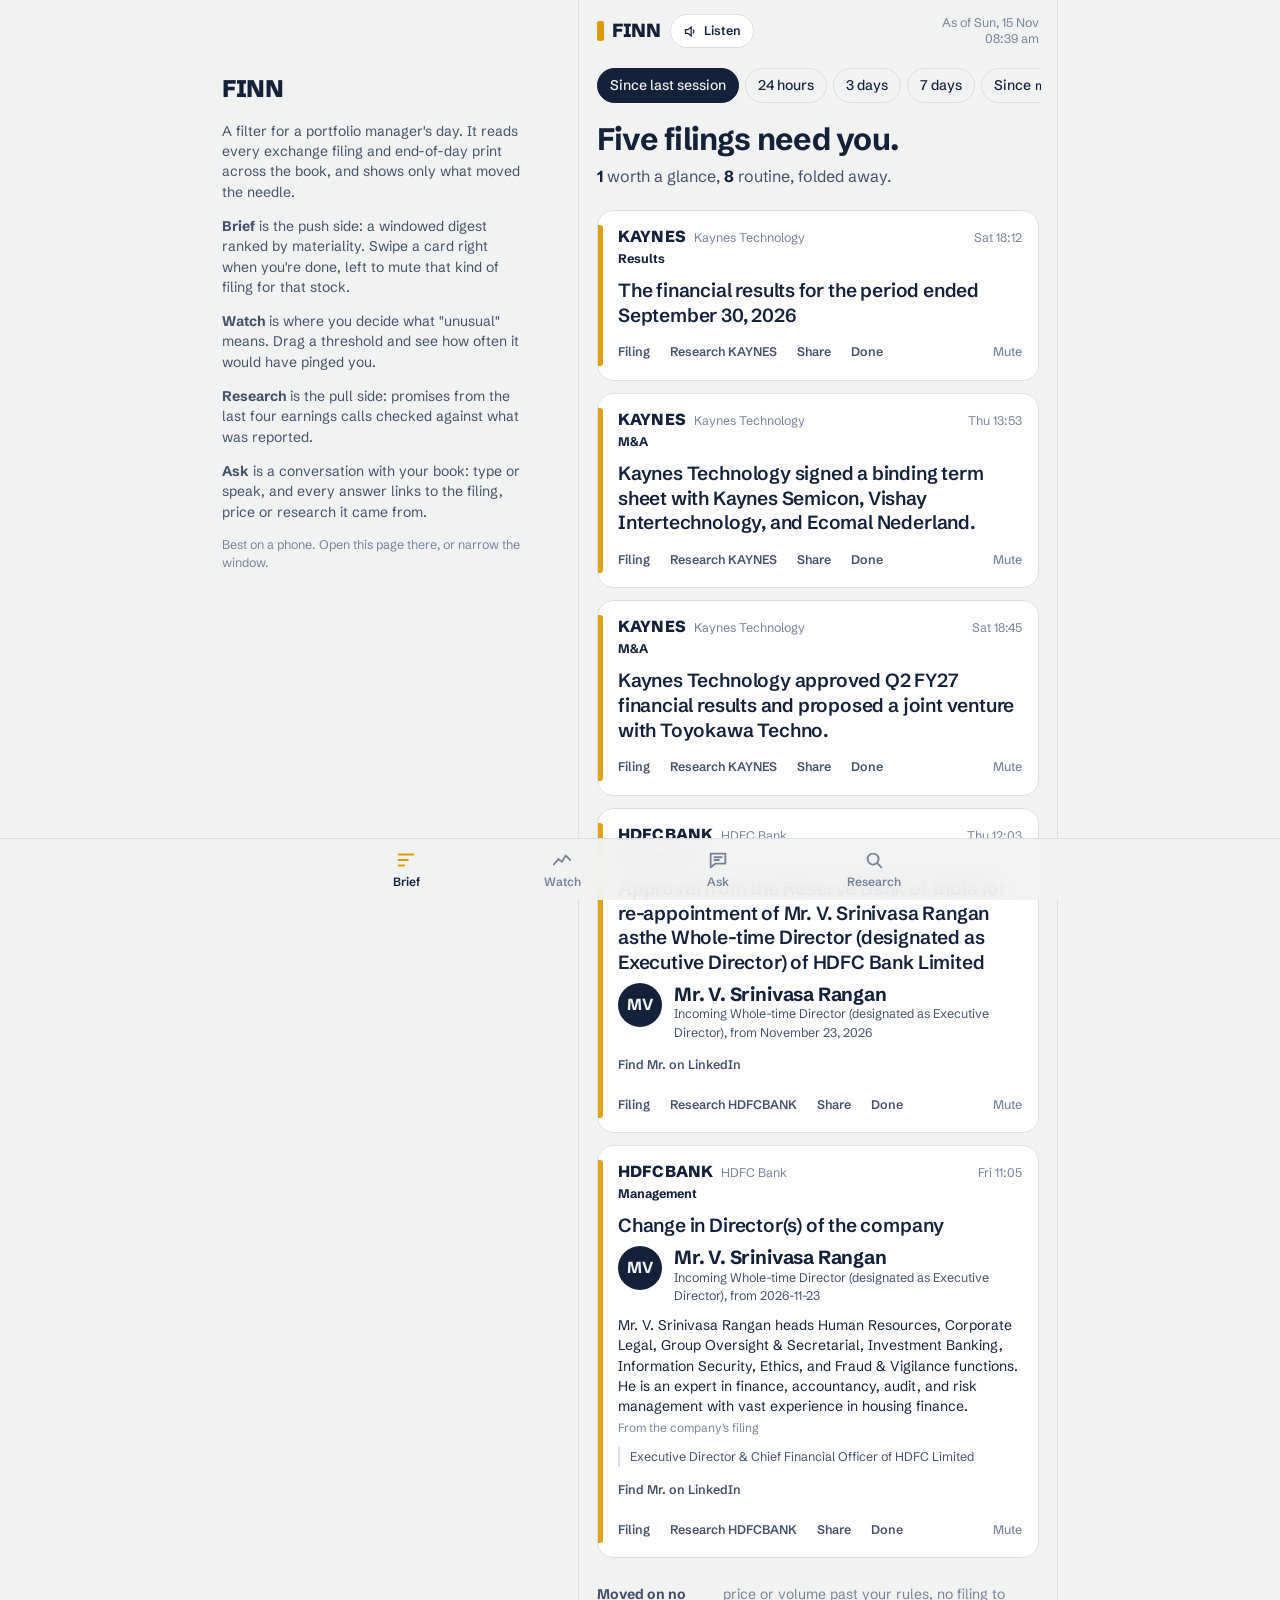
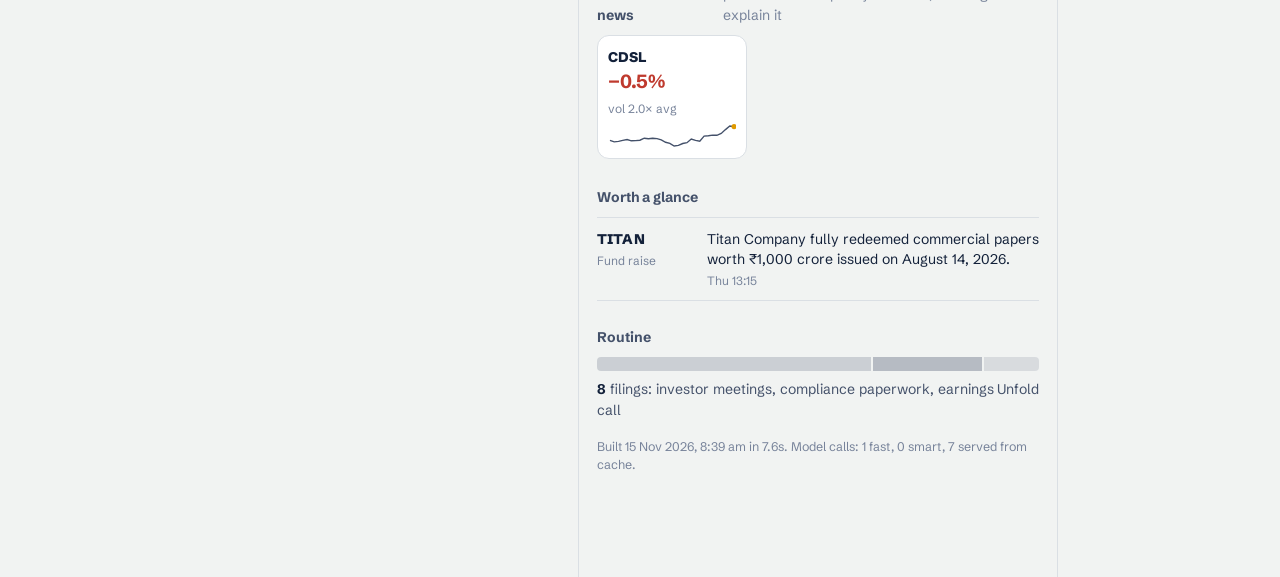
<file: web/index.html>
<!DOCTYPE html>
<html lang="en">
<head>
<meta charset="utf-8">
<meta name="viewport" content="width=device-width, initial-scale=1, viewport-fit=cover">
<meta name="theme-color" content="#13213A">
<title>FINN</title>
<link rel="manifest" href="manifest.webmanifest">
<link rel="icon" href="icon.svg" type="image/svg+xml">
<link rel="preconnect" href="https://fonts.googleapis.com">
<link rel="preconnect" href="https://fonts.gstatic.com" crossorigin>
<link href="https://fonts.googleapis.com/css2?family=Schibsted+Grotesk:ital,wght@0,400;0,500;0,600;0,700;0,800;1,400&display=swap" rel="stylesheet">
<link rel="stylesheet" href="styles.css">
</head>
<body>
<div class="shell">
  <aside class="aside" aria-hidden="true">
    <p class="aside-mark">FINN</p>
    <p>A filter for a portfolio manager's day. It reads every exchange filing and end-of-day print across the book, and shows only what moved the needle.</p>
    <p><b>Brief</b> is the push side: a windowed digest ranked by materiality. Swipe a card right when you're done, left to mute that kind of filing for that stock.</p>
    <p><b>Watch</b> is where you decide what "unusual" means. Drag a threshold and see how often it would have pinged you.</p>
    <p><b>Research</b> is the pull side: promises from the last four earnings calls checked against what was reported.</p>
    <p><b>Ask</b> is a conversation with your book: type or speak, and every answer links to the filing, price or research it came from.</p>
    <p class="aside-small">Best on a phone. Open this page there, or narrow the window.</p>
  </aside>
  <main id="app" class="app" tabindex="-1">
    <p class="loading">Loading the brief</p>
  </main>
</div>
<nav class="tabs" id="tabs" aria-label="Sections">
  <a href="#brief" data-tab="brief"><svg viewBox="0 0 24 24" aria-hidden="true"><path d="M4 6h16M4 12h10M4 18h6"/></svg><span>Brief</span></a>
  <a href="#watch" data-tab="watch"><svg viewBox="0 0 24 24" aria-hidden="true"><path d="M3 17l5-6 4 3 4-7 5 5"/></svg><span>Watch</span></a>
  <a href="#ask" data-tab="ask"><svg viewBox="0 0 24 24" aria-hidden="true"><path d="M4 5h16v11H9l-5 4z"/><path d="M8 9h8M8 12h5"/></svg><span>Ask</span></a>
  <a href="#research" data-tab="research"><svg viewBox="0 0 24 24" aria-hidden="true"><circle cx="11" cy="11" r="6"/><path d="M20 20l-4.5-4.5"/></svg><span>Research</span></a>
</nav>
<div class="sheet" id="sheet" role="dialog" aria-modal="true" hidden>
  <div class="sheet-scrim" data-close></div>
  <div class="sheet-body" id="sheet-body"></div>
</div>
<div class="toast" id="toast" role="status" aria-live="polite"></div>
<script src="config.js"></script>
<script src="app.js"></script>
</body>
</html>
</file>
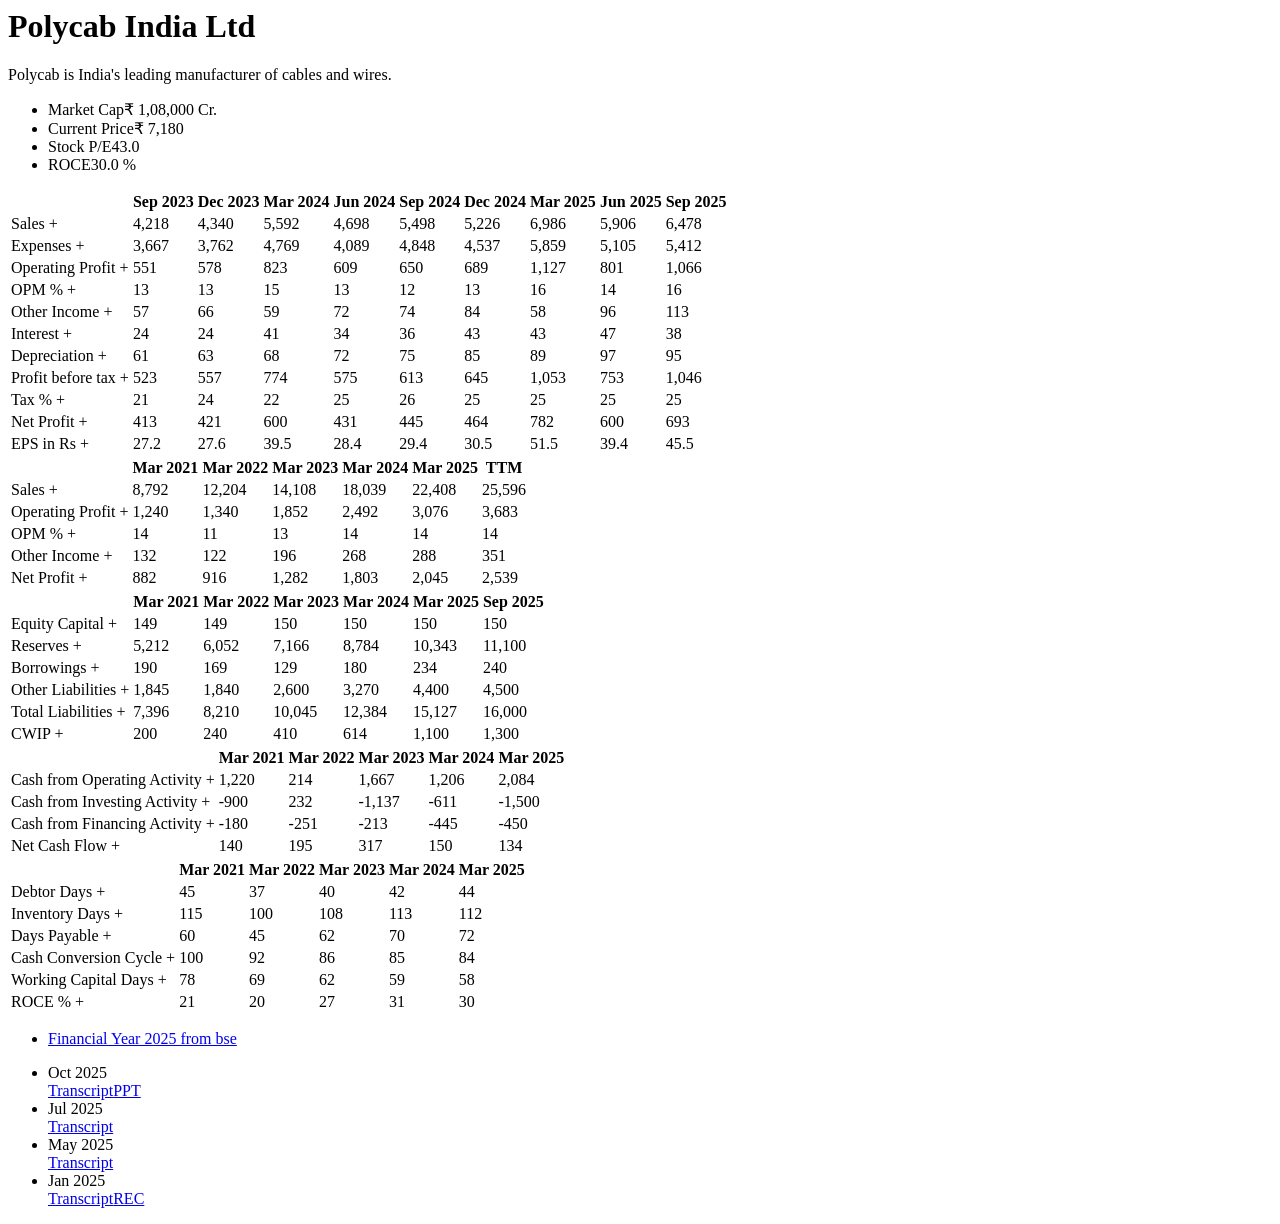
<file: tests/fixtures/screener_polycab.html>
<html><body><div class="company-profile"><h1 class="margin-0">Polycab India Ltd</h1><div class="about"><p>Polycab is India's leading manufacturer of cables and wires.</p></div></div>
<ul id="top-ratios"><li><span class="name">Market Cap</span><span class="value">₹ <span class="number">1,08,000</span> Cr.</span></li>
<li><span class="name">Current Price</span><span class="value">₹ <span class="number">7,180</span></span></li><li><span class="name">Stock P/E</span><span class="value"><span class="number">43.0</span></span></li>
<li><span class="name">ROCE</span><span class="value"><span class="number">30.0</span> %</span></li></ul>
<section id="quarters"><table class="data-table"><thead><tr><th></th><th>Sep 2023</th><th>Dec 2023</th><th>Mar 2024</th><th>Jun 2024</th><th>Sep 2024</th><th>Dec 2024</th><th>Mar 2025</th><th>Jun 2025</th><th>Sep 2025</th></tr></thead><tbody><tr><td class="text">Sales <span>+</span></td><td>4,218</td><td>4,340</td><td>5,592</td><td>4,698</td><td>5,498</td><td>5,226</td><td>6,986</td><td>5,906</td><td>6,478</td></tr><tr><td class="text">Expenses <span>+</span></td><td>3,667</td><td>3,762</td><td>4,769</td><td>4,089</td><td>4,848</td><td>4,537</td><td>5,859</td><td>5,105</td><td>5,412</td></tr><tr><td class="text">Operating Profit <span>+</span></td><td>551</td><td>578</td><td>823</td><td>609</td><td>650</td><td>689</td><td>1,127</td><td>801</td><td>1,066</td></tr><tr><td class="text">OPM % <span>+</span></td><td>13</td><td>13</td><td>15</td><td>13</td><td>12</td><td>13</td><td>16</td><td>14</td><td>16</td></tr><tr><td class="text">Other Income <span>+</span></td><td>57</td><td>66</td><td>59</td><td>72</td><td>74</td><td>84</td><td>58</td><td>96</td><td>113</td></tr><tr><td class="text">Interest <span>+</span></td><td>24</td><td>24</td><td>41</td><td>34</td><td>36</td><td>43</td><td>43</td><td>47</td><td>38</td></tr><tr><td class="text">Depreciation <span>+</span></td><td>61</td><td>63</td><td>68</td><td>72</td><td>75</td><td>85</td><td>89</td><td>97</td><td>95</td></tr><tr><td class="text">Profit before tax <span>+</span></td><td>523</td><td>557</td><td>774</td><td>575</td><td>613</td><td>645</td><td>1,053</td><td>753</td><td>1,046</td></tr><tr><td class="text">Tax % <span>+</span></td><td>21</td><td>24</td><td>22</td><td>25</td><td>26</td><td>25</td><td>25</td><td>25</td><td>25</td></tr><tr><td class="text">Net Profit <span>+</span></td><td>413</td><td>421</td><td>600</td><td>431</td><td>445</td><td>464</td><td>782</td><td>600</td><td>693</td></tr><tr><td class="text">EPS in Rs <span>+</span></td><td>27.2</td><td>27.6</td><td>39.5</td><td>28.4</td><td>29.4</td><td>30.5</td><td>51.5</td><td>39.4</td><td>45.5</td></tr></tbody></table></section><section id="profit-loss"><table class="data-table"><thead><tr><th></th><th>Mar 2021</th><th>Mar 2022</th><th>Mar 2023</th><th>Mar 2024</th><th>Mar 2025</th><th>TTM</th></tr></thead><tbody><tr><td class="text">Sales <span>+</span></td><td>8,792</td><td>12,204</td><td>14,108</td><td>18,039</td><td>22,408</td><td>25,596</td></tr><tr><td class="text">Operating Profit <span>+</span></td><td>1,240</td><td>1,340</td><td>1,852</td><td>2,492</td><td>3,076</td><td>3,683</td></tr><tr><td class="text">OPM % <span>+</span></td><td>14</td><td>11</td><td>13</td><td>14</td><td>14</td><td>14</td></tr><tr><td class="text">Other Income <span>+</span></td><td>132</td><td>122</td><td>196</td><td>268</td><td>288</td><td>351</td></tr><tr><td class="text">Net Profit <span>+</span></td><td>882</td><td>916</td><td>1,282</td><td>1,803</td><td>2,045</td><td>2,539</td></tr></tbody></table></section>
<section id="balance-sheet"><table class="data-table"><thead><tr><th></th><th>Mar 2021</th><th>Mar 2022</th><th>Mar 2023</th><th>Mar 2024</th><th>Mar 2025</th><th>Sep 2025</th></tr></thead><tbody><tr><td class="text">Equity Capital <span>+</span></td><td>149</td><td>149</td><td>150</td><td>150</td><td>150</td><td>150</td></tr><tr><td class="text">Reserves <span>+</span></td><td>5,212</td><td>6,052</td><td>7,166</td><td>8,784</td><td>10,343</td><td>11,100</td></tr><tr><td class="text">Borrowings <span>+</span></td><td>190</td><td>169</td><td>129</td><td>180</td><td>234</td><td>240</td></tr><tr><td class="text">Other Liabilities <span>+</span></td><td>1,845</td><td>1,840</td><td>2,600</td><td>3,270</td><td>4,400</td><td>4,500</td></tr><tr><td class="text">Total Liabilities <span>+</span></td><td>7,396</td><td>8,210</td><td>10,045</td><td>12,384</td><td>15,127</td><td>16,000</td></tr><tr><td class="text">CWIP <span>+</span></td><td>200</td><td>240</td><td>410</td><td>614</td><td>1,100</td><td>1,300</td></tr></tbody></table></section><section id="cash-flow"><table class="data-table"><thead><tr><th></th><th>Mar 2021</th><th>Mar 2022</th><th>Mar 2023</th><th>Mar 2024</th><th>Mar 2025</th></tr></thead><tbody><tr><td class="text">Cash from Operating Activity <span>+</span></td><td>1,220</td><td>214</td><td>1,667</td><td>1,206</td><td>2,084</td></tr><tr><td class="text">Cash from Investing Activity <span>+</span></td><td>-900</td><td>232</td><td>-1,137</td><td>-611</td><td>-1,500</td></tr><tr><td class="text">Cash from Financing Activity <span>+</span></td><td>-180</td><td>-251</td><td>-213</td><td>-445</td><td>-450</td></tr><tr><td class="text">Net Cash Flow <span>+</span></td><td>140</td><td>195</td><td>317</td><td>150</td><td>134</td></tr></tbody></table></section><section id="ratios"><table class="data-table"><thead><tr><th></th><th>Mar 2021</th><th>Mar 2022</th><th>Mar 2023</th><th>Mar 2024</th><th>Mar 2025</th></tr></thead><tbody><tr><td class="text">Debtor Days <span>+</span></td><td>45</td><td>37</td><td>40</td><td>42</td><td>44</td></tr><tr><td class="text">Inventory Days <span>+</span></td><td>115</td><td>100</td><td>108</td><td>113</td><td>112</td></tr><tr><td class="text">Days Payable <span>+</span></td><td>60</td><td>45</td><td>62</td><td>70</td><td>72</td></tr><tr><td class="text">Cash Conversion Cycle <span>+</span></td><td>100</td><td>92</td><td>86</td><td>85</td><td>84</td></tr><tr><td class="text">Working Capital Days <span>+</span></td><td>78</td><td>69</td><td>62</td><td>59</td><td>58</td></tr><tr><td class="text">ROCE % <span>+</span></td><td>21</td><td>20</td><td>27</td><td>31</td><td>30</td></tr></tbody></table></section>
<section id="documents"><div class="annual-reports"><ul class="list-links"><li><a href="https://www.bseindia.com/bseplus/AnnualReport/542652/AR2025.pdf">Financial Year 2025 from bse</a></li></ul></div>
<div class="concalls"><ul class="list-links">
<li><div class="ink-600">Oct 2025</div><a class="concall-link" href="https://www.bseindia.com/xml-data/corpfiling/AttachLive/t4.pdf">Transcript</a><a class="concall-link" href="https://x/ppt4.pdf">PPT</a></li>
<li><div class="ink-600">Jul 2025</div><a class="concall-link" href="https://www.bseindia.com/xml-data/corpfiling/AttachLive/t3.pdf">Transcript</a></li>
<li><div class="ink-600">May 2025</div><a class="concall-link" href="https://www.bseindia.com/xml-data/corpfiling/AttachLive/t2.pdf">Transcript</a></li>
<li><div class="ink-600">Jan 2025</div><a class="concall-link" href="https://www.bseindia.com/xml-data/corpfiling/AttachLive/t1.pdf">Transcript</a><a class="concall-link" href="https://x/r1">REC</a></li>
</ul></div></section></body></html>
</file>
<file: web/styles.css>
:root {
  --paper: #F1F3F2;
  --surface: #FFFFFF;
  --ink: #13213A;
  --ink2: #44516A;
  --muted: #77839A;
  --rule: #DADFE4;
  --saffron: #E09A00;
  --saffron-soft: #F8EBCB;
  --up: #11795A;
  --down: #BF3A2E;
  --up-soft: #DDF0E8;
  --down-soft: #F7E1DE;
  --focus: #2F5BD3;
  --f: "Schibsted Grotesk", ui-sans-serif, system-ui, -apple-system, "Segoe UI", sans-serif;
  --s1: 12.5px; --s2: 14px; --s3: 16px; --s4: 19px; --s5: 24px; --s6: 31px;
  --tabs: 62px;
  color-scheme: light dark;
}
@media (prefers-color-scheme: dark) {
  :root {
    --paper: #0D1828; --surface: #15243A; --ink: #E8EDF4; --ink2: #B6C1CF; --muted: #8592A5;
    --rule: #243651; --saffron: #F0B429; --saffron-soft: #3A3220; --up: #46C38F; --down: #F0705F;
    --up-soft: #173A33; --down-soft: #40232A; --focus: #8EB0FF;
  }
}
* { box-sizing: border-box; }
html { -webkit-text-size-adjust: 100%; }
body {
  margin: 0; background: var(--paper); color: var(--ink); font-family: var(--f);
  font-size: var(--s3); line-height: 1.45; font-feature-settings: "lnum" 1;
  -webkit-font-smoothing: antialiased;
}
a { color: inherit; }
button, input, select { font: inherit; color: inherit; }
:focus-visible { outline: 2px solid var(--focus); outline-offset: 2px; border-radius: 4px; }
.num { font-variant-numeric: lining-nums; }
.up { color: var(--up); } .down { color: var(--down); } .flat { color: var(--muted); }

.shell { display: flex; justify-content: center; gap: 56px; padding: 0 16px; }
.aside { display: none; }
.app {
  width: 100%; max-width: 480px; min-height: 100vh; outline: none;
  padding: calc(env(safe-area-inset-top, 0px) + 14px) 0 calc(var(--tabs) + env(safe-area-inset-bottom, 0px) + 28px);
}
@media (min-width: 980px) {
  .aside { display: block; position: sticky; top: 0; align-self: flex-start; max-width: 300px; padding-top: 72px; color: var(--ink2); font-size: var(--s2); }
  .aside p { margin: 0 0 14px; }
  .aside-mark { font-weight: 800; font-size: var(--s5); color: var(--ink); letter-spacing: -.02em; }
  .aside-small { color: var(--muted); font-size: var(--s1); }
  .app { border-left: 1px solid var(--rule); border-right: 1px solid var(--rule); padding-left: 18px; padding-right: 18px; }
}
.loading { color: var(--muted); padding: 40px 0; }

/* top bar */
.bar { display: flex; align-items: center; gap: 10px; margin-bottom: 18px; }
.mark { font-weight: 800; letter-spacing: -.02em; font-size: var(--s4); display: flex; align-items: center; gap: 8px; }
.mark i { display: inline-block; width: 7px; height: 20px; border-radius: 2px; background: var(--saffron); }
.asof { color: var(--muted); font-size: var(--s1); margin-left: auto; text-align: right; line-height: 1.25; }
.iconbtn {
  border: 1px solid var(--rule); background: var(--surface); border-radius: 999px; height: 34px; padding: 0 12px;
  display: inline-flex; align-items: center; gap: 6px; font-size: var(--s1); font-weight: 600; cursor: pointer;
}
.iconbtn svg { width: 15px; height: 15px; fill: none; stroke: currentColor; stroke-width: 2; }
.iconbtn[aria-pressed="true"] { background: var(--ink); color: var(--paper); border-color: var(--ink); }

.banner { background: var(--saffron-soft); color: var(--ink); border-radius: 10px; padding: 9px 12px; font-size: var(--s1); margin: 0 0 16px; }
.banner code { font-size: 12px; }

/* window chips */
.chips { display: flex; gap: 6px; overflow-x: auto; scrollbar-width: none; margin: 0 -2px 18px; padding: 2px; }
.chips::-webkit-scrollbar { display: none; }
.chip {
  flex: none; border: 1px solid var(--rule); background: transparent; border-radius: 999px; padding: 6px 12px;
  font-size: var(--s2); font-weight: 500; cursor: pointer; white-space: nowrap;
}
.chip[aria-pressed="true"] { background: var(--ink); color: var(--paper); border-color: var(--ink); }
.chip input[type=date] { border: 0; background: transparent; font-size: var(--s1); padding: 0; }

/* hero sentence */
.hero { margin: 4px 0 22px; }
.hero h1 { font-size: var(--s6); line-height: 1.08; letter-spacing: -.025em; font-weight: 700; margin: 0 0 8px; text-wrap: balance; }
.hero h1 b { font-weight: 800; }
.hero p { margin: 0; color: var(--ink2); font-size: var(--s3); }
.hero p b { color: var(--ink); font-weight: 700; }

.sect { font-size: var(--s2); font-weight: 700; color: var(--ink2); margin: 26px 0 10px; display: flex; align-items: baseline; gap: 8px; }
.sect span { font-weight: 400; color: var(--muted); }

/* top-tier cards */
.stack { display: grid; grid-template-columns: minmax(0, 1fr); gap: 12px; }
.swipe { position: relative; border-radius: 16px; touch-action: pan-y; min-width: 0; }
.swipe-under {
  position: absolute; inset: 0; border-radius: 16px; display: flex; align-items: center; justify-content: space-between;
  padding: 0 20px; font-weight: 700; font-size: var(--s2);
}
.swipe-under .l { color: var(--up); } .swipe-under .r { color: var(--down); }
.card {
  position: relative; background: var(--surface); border-radius: 16px; padding: 14px 16px 12px 20px;
  border: 1px solid var(--rule); transition: transform .18s ease-out, opacity .18s;
}
.card::before {
  content: ""; position: absolute; left: 0; top: 14px; bottom: 14px; width: 5px; border-radius: 0 3px 3px 0;
  background: var(--saffron); opacity: var(--w, 1);
}
.card.dragging { transition: none; }
.head { display: flex; align-items: baseline; gap: 8px; margin-bottom: 2px; }
.tk { font-weight: 800; letter-spacing: .01em; font-size: var(--s3); }
.co { color: var(--muted); font-size: var(--s1); white-space: nowrap; overflow: hidden; text-overflow: ellipsis; }
.time { margin-left: auto; color: var(--muted); font-size: var(--s1); white-space: nowrap; }
.kicker { font-size: var(--s1); color: var(--ink2); margin-bottom: 10px; }
.kicker b { color: var(--ink); font-weight: 700; }
.lede { font-size: var(--s4); line-height: 1.3; font-weight: 600; letter-spacing: -.01em; margin: 0 0 8px; }
.why { display: flex; flex-wrap: wrap; gap: 6px; margin: 6px 0 2px; }
.pill { font-size: 12px; padding: 2px 8px; border-radius: 999px; background: var(--paper); color: var(--ink2); }
.pill.up { background: var(--up-soft); color: var(--up); } .pill.down { background: var(--down-soft); color: var(--down); }
.actions { display: flex; gap: 4px; margin: 10px -8px 0; flex-wrap: wrap; }
.act { background: none; border: 0; padding: 6px 8px; font-size: var(--s1); font-weight: 600; color: var(--ink2); cursor: pointer; border-radius: 8px; text-decoration: none; }
.act:hover { background: var(--paper); }
.act.mute { margin-left: auto; color: var(--muted); font-weight: 500; }

/* results grid */
.grid4 { display: grid; grid-template-columns: repeat(2, minmax(0, 1fr)); gap: 1px; background: var(--rule); border-radius: 10px; overflow: hidden; margin: 2px 0 10px; }
.m { background: var(--surface); padding: 9px 10px 8px; }
.m .k { font-size: var(--s1); color: var(--muted); display: block; }
.m .v { font-size: var(--s5); font-weight: 700; letter-spacing: -.02em; display: block; line-height: 1.15; }
.m .v small { font-size: var(--s1); font-weight: 500; color: var(--muted); margin-left: 3px; letter-spacing: 0; }
.m .d { font-size: var(--s1); display: flex; flex-wrap: wrap; gap: 0 10px; margin-top: 2px; }
.m .d span { white-space: nowrap; }
.m .d em { font-style: normal; color: var(--muted); margin-right: 3px; }
.note { font-size: var(--s2); color: var(--ink2); margin: 0 0 4px; }
.minibars { display: block; width: 100%; height: 44px; margin: 6px 0 0; }
.minibars rect { fill: var(--rule); } .minibars rect.now { fill: var(--saffron); }
.minibars text { font-size: 9px; fill: var(--muted); }

/* people */
.who { display: grid; grid-template-columns: 44px 1fr; gap: 10px 12px; margin: 2px 0 8px; }
.avatar { width: 44px; height: 44px; border-radius: 50%; background: var(--ink); color: var(--paper); display: grid; place-items: center; font-weight: 700; font-size: var(--s3); }
.who h3 { margin: 0; font-size: var(--s4); line-height: 1.2; letter-spacing: -.01em; }
.who .role { font-size: var(--s1); color: var(--ink2); }
.profile { grid-column: 1 / -1; font-size: var(--s2); color: var(--ink); margin: 0; }
.profile small, .srcnote { display: block; color: var(--muted); font-size: 12px; margin-top: 3px; }
.roles { grid-column: 1 / -1; margin: 0; padding: 0; list-style: none; font-size: var(--s1); color: var(--ink2); border-left: 2px solid var(--rule); }
.roles li { padding: 1px 0 1px 10px; }
.leaving { font-size: var(--s2); color: var(--ink2); padding: 8px 0 0; border-top: 1px dashed var(--rule); margin-top: 8px; }
.leaving s { text-decoration-color: var(--down); }

/* glance rows */
.rows { border-top: 1px solid var(--rule); }
.row { display: grid; grid-template-columns: 100px minmax(0, 1fr); gap: 2px 10px; padding: 11px 0; border-bottom: 1px solid var(--rule); cursor: pointer; }
.row .tk { font-size: var(--s2); overflow: hidden; text-overflow: ellipsis; white-space: nowrap; }
.row .lab { font-size: 12px; color: var(--muted); }
.row p { margin: 0; font-size: var(--s2); grid-row: span 2; }
.row .rt { grid-column: 2; font-size: 12px; color: var(--muted); }

/* sediment */
.sediment { background: transparent; border: 0; padding: 0; width: 100%; text-align: left; cursor: pointer; }
.strata { display: flex; height: 14px; border-radius: 4px; overflow: hidden; gap: 2px; margin-bottom: 8px; }
.strata span { display: block; height: 100%; background: var(--ink2); opacity: .22; }
.strata span:nth-child(2n) { opacity: .34; } .strata span:nth-child(3n) { opacity: .14; }
.sed-text { font-size: var(--s2); color: var(--ink2); display: flex; justify-content: space-between; }
.sed-text b { color: var(--ink); }
.routine-list { margin-top: 10px; }
.rgroup { padding: 8px 0; border-bottom: 1px solid var(--rule); }
.rgroup h4 { margin: 0 0 4px; font-size: var(--s2); font-weight: 600; display: flex; justify-content: space-between; }
.rgroup h4 span { color: var(--muted); font-weight: 400; }
.rgroup a { display: block; font-size: var(--s1); color: var(--ink2); text-decoration: none; padding: 3px 0; }
.rgroup a b { color: var(--ink); font-weight: 600; margin-right: 6px; }

.quiet { color: var(--muted); font-size: var(--s1); margin-top: 18px; }
.linkbtn { background: none; border: 0; padding: 0; color: var(--ink); text-decoration: underline; text-underline-offset: 2px; cursor: pointer; font-size: inherit; }
.empty { padding: 26px 0; color: var(--ink2); }

/* moves with no filing */
.moves { display: flex; gap: 8px; overflow-x: auto; scrollbar-width: none; margin: 0 -16px; padding: 0 16px 2px; }
.moves::-webkit-scrollbar { display: none; }
.mv { flex: none; width: 150px; background: var(--surface); border: 1px solid var(--rule); border-radius: 12px; padding: 9px 10px; cursor: pointer; text-align: left; }
.mv .tk { font-size: var(--s2); }
.mv .big { font-size: var(--s4); font-weight: 700; display: block; letter-spacing: -.01em; }
.mv small { font-size: 12px; color: var(--muted); }
.spark { display: block; width: 100%; height: 26px; margin-top: 4px; }
.spark path { fill: none; stroke: var(--ink2); stroke-width: 1.4; }
.spark circle { fill: var(--saffron); }

/* watch */
.rule { padding: 14px 0; border-bottom: 1px solid var(--rule); }
.rule label { display: flex; justify-content: space-between; align-items: baseline; font-weight: 600; font-size: var(--s3); }
.rule label output { font-size: var(--s5); font-weight: 700; letter-spacing: -.02em; }
.rule p { margin: 2px 0 8px; color: var(--muted); font-size: var(--s1); }
input[type=range] { width: 100%; accent-color: var(--saffron); height: 28px; }
.catgrid { display: flex; flex-wrap: wrap; gap: 6px; margin-top: 8px; }
.preview { background: var(--surface); border: 1px solid var(--rule); border-radius: 16px; padding: 14px 14px 10px; margin: 16px 0 8px; }
.preview h3 { margin: 0 0 2px; font-size: var(--s4); letter-spacing: -.01em; line-height: 1.25; }
.preview p { margin: 0 0 10px; color: var(--ink2); font-size: var(--s1); }
.matrix { display: block; width: 100%; }
.matrix text { font-size: 9px; fill: var(--muted); font-family: var(--f); }
.matrix .cell { fill: var(--rule); }
.matrix .hit-up { fill: var(--up); } .matrix .hit-down { fill: var(--down); } .matrix .hit-vol { fill: var(--saffron); }
.legend { display: flex; gap: 12px; font-size: 12px; color: var(--muted); margin-top: 6px; }
.legend i { display: inline-block; width: 8px; height: 8px; border-radius: 2px; margin-right: 4px; vertical-align: 0; }
.book .row { grid-template-columns: 1fr 70px 64px; align-items: center; cursor: default; }
.book .row p { grid-row: auto; }
.book .px { text-align: right; font-size: var(--s2); }
.book .px small { display: block; font-size: 12px; }

/* research */
.search { display: flex; gap: 8px; margin: 0 0 12px; }
.search input { flex: 1; min-width: 0; border: 1px solid var(--rule); background: var(--surface); border-radius: 12px; padding: 10px 12px; font-size: var(--s3); text-transform: uppercase; }
.search input::placeholder { text-transform: none; color: var(--muted); }
.btn { border: 0; background: var(--ink); color: var(--paper); border-radius: 12px; padding: 0 16px; font-weight: 700; cursor: pointer; min-height: 42px; }
.btn.ghost { background: transparent; color: var(--ink); border: 1px solid var(--rule); }
.co-h { margin: 18px 0 4px; }
.co-h h1 { margin: 0; font-size: var(--s5); letter-spacing: -.02em; line-height: 1.15; }
.co-h p { margin: 2px 0 0; color: var(--muted); font-size: var(--s1); }
.facts { display: grid; grid-template-columns: repeat(3, 1fr); gap: 1px; background: var(--rule); border-radius: 12px; overflow: hidden; margin: 12px 0; }
.facts div { background: var(--surface); padding: 8px 10px; }
.facts span { display: block; font-size: 12px; color: var(--muted); }
.facts b { font-size: var(--s3); }
.verdict { font-size: var(--s4); line-height: 1.32; font-weight: 600; letter-spacing: -.01em; margin: 16px 0 6px; padding-left: 14px; border-left: 4px solid var(--saffron); }
.toc { display: flex; gap: 6px; overflow-x: auto; scrollbar-width: none; position: sticky; top: 0; background: var(--paper); padding: 10px 0; margin: 6px 0 0; z-index: 3; }
.toc::-webkit-scrollbar { display: none; }
.toc a { flex: none; text-decoration: none; font-size: var(--s1); font-weight: 600; border: 1px solid var(--rule); border-radius: 999px; padding: 5px 11px; color: var(--ink2); }
.rsec { scroll-margin-top: 56px; padding-top: 6px; }
.rsec > h2 { font-size: var(--s4); letter-spacing: -.01em; margin: 22px 0 4px; }
.rsec > .sub { color: var(--muted); font-size: var(--s1); margin: 0 0 10px; }

.ledger { border-top: 1px solid var(--rule); }
.lrow { display: grid; grid-template-columns: 26px 1fr; gap: 0 10px; padding: 12px 0; border-bottom: 1px solid var(--rule); }
.glyph { width: 22px; height: 22px; margin-top: 1px; }
.lrow .said { font-size: 12px; color: var(--muted); }
.lrow .prom { font-weight: 600; font-size: var(--s3); line-height: 1.3; }
.lrow .tgt { font-size: var(--s1); color: var(--ink2); }
.lrow .got { font-size: var(--s2); margin-top: 4px; }
.lrow .got b { font-weight: 600; }
.vlabel { font-size: 12px; font-weight: 700; }
.v-delivered { color: var(--up); } .v-missed, .v-walked_back { color: var(--down); } .v-partly { color: var(--saffron); } .v-too_early { color: var(--muted); }
.srcs { display: inline-flex; flex-wrap: wrap; gap: 4px; margin-top: 4px; }
.src { font-size: 11.5px; border: 1px solid var(--rule); background: transparent; border-radius: 6px; padding: 0 6px; line-height: 20px; cursor: pointer; color: var(--ink2); }
.score { display: flex; gap: 2px; height: 8px; border-radius: 4px; overflow: hidden; margin: 8px 0 4px; }
.score span { display: block; height: 100%; }
.drift { font-size: var(--s2); color: var(--ink2); margin: 10px 0 0; }
.drift b { color: var(--ink); }

.nvn { display: grid; gap: 10px; }
.nv { background: var(--surface); border: 1px solid var(--rule); border-radius: 12px; padding: 10px 12px; }
.nv .c { font-size: var(--s2); font-weight: 600; }
.nv .n { font-size: var(--s2); color: var(--ink2); margin-top: 3px; padding-top: 6px; border-top: 1px dashed var(--rule); }
.nv .tag { font-size: 12px; font-weight: 700; float: right; margin-left: 8px; }

.segs { display: grid; gap: 6px; margin-top: 8px; }
.seg { display: grid; grid-template-columns: 1fr 56px; align-items: center; gap: 8px; font-size: var(--s2); }
.seg .b { height: 8px; border-radius: 4px; background: var(--ink); grid-column: 1 / -1; }

.chart { display: block; width: 100%; }
.chart text { font-size: 10px; fill: var(--muted); font-family: var(--f); paint-order: stroke; stroke: var(--paper); stroke-width: 3px; }
.chart .bar { fill: var(--ink2); opacity: .8; } .chart .bar.hi { fill: var(--saffron); opacity: 1; }
.chart .ln { fill: none; stroke: var(--saffron); stroke-width: 2; }
.chart .ref { stroke: var(--ink); stroke-dasharray: 3 3; stroke-width: 1; opacity: .5; }
.chart .neg { fill: var(--down); opacity: .85; }
.kv { display: grid; grid-template-columns: repeat(2, 1fr); gap: 8px 14px; margin: 10px 0; }
.kv div span { display: block; font-size: 12px; color: var(--muted); }
.kv div b { font-size: var(--s4); letter-spacing: -.01em; }
.qtable { width: 100%; border-collapse: collapse; font-size: var(--s1); margin-top: 8px; }
.qtable th { text-align: right; color: var(--muted); font-weight: 500; padding: 4px 4px; border-bottom: 1px solid var(--rule); }
.qtable td { text-align: right; padding: 5px 4px; border-bottom: 1px solid var(--rule); }
.qtable th:first-child, .qtable td:first-child { text-align: left; }

.bb { display: grid; gap: 14px; }
.bb h3 { margin: 0 0 6px; font-size: var(--s3); }
.bb ul { margin: 0; padding: 0; list-style: none; }
.bb li { padding: 8px 0 8px 14px; border-bottom: 1px solid var(--rule); position: relative; font-size: var(--s2); }
.bb li::before { content: ""; position: absolute; left: 0; top: 15px; width: 6px; height: 6px; border-radius: 50%; }
.bull li::before { background: var(--up); } .bear li::before { background: var(--down); }
.watchlist { margin: 0; padding-left: 18px; font-size: var(--s2); }
.ask { display: flex; gap: 8px; margin-top: 8px; }
.ask input { flex: 1; min-width: 0; border: 1px solid var(--rule); background: var(--surface); border-radius: 12px; padding: 10px 12px; }
.suggest { display: flex; gap: 6px; flex-wrap: wrap; margin-top: 8px; }
.answer { margin-top: 12px; }
.answer .a { font-size: var(--s3); margin: 0 0 10px; }
.passage { font-size: var(--s2); color: var(--ink2); border-left: 3px solid var(--rule); padding: 2px 0 2px 10px; margin: 0 0 10px; }
.passage mark { background: var(--saffron-soft); color: var(--ink); border-radius: 2px; }
.passage .src { margin-top: 4px; }
.sources { font-size: var(--s1); color: var(--ink2); }
.sources li { margin: 3px 0; }
.rlist { display: grid; gap: 8px; }
.rcard { display: flex; justify-content: space-between; align-items: center; text-decoration: none; background: var(--surface); border: 1px solid var(--rule); border-radius: 12px; padding: 12px 14px; }
.rcard b { font-size: var(--s3); } .rcard span { font-size: var(--s1); color: var(--muted); }

/* tabs */
.tabs {
  position: fixed; left: 0; right: 0; bottom: 0; z-index: 10; display: flex; justify-content: center; gap: 6px;
  background: color-mix(in srgb, var(--paper) 88%, transparent); backdrop-filter: blur(12px); -webkit-backdrop-filter: blur(12px);
  border-top: 1px solid var(--rule); padding: 6px 12px calc(env(safe-area-inset-bottom, 0px) + 6px);
}
.tabs a { flex: 1; max-width: 150px; display: flex; flex-direction: column; align-items: center; gap: 2px; text-decoration: none; color: var(--muted); font-size: 12px; font-weight: 600; padding: 4px 0; border-radius: 10px; }
.tabs svg { width: 22px; height: 22px; fill: none; stroke: currentColor; stroke-width: 2; stroke-linecap: round; stroke-linejoin: round; }
.tabs a[aria-current="page"] { color: var(--ink); }
.tabs a[aria-current="page"] svg { stroke: var(--saffron); }

/* sheet + toast */
.sheet { position: fixed; inset: 0; z-index: 30; }
.sheet-scrim { position: absolute; inset: 0; background: rgba(8, 14, 26, .45); }
.sheet-body {
  position: absolute; left: 0; right: 0; bottom: 0; max-height: 82vh; overflow: auto; background: var(--surface);
  border-radius: 18px 18px 0 0; padding: 10px 18px calc(env(safe-area-inset-bottom, 0px) + 22px); max-width: 520px; margin: 0 auto;
  animation: rise .2s ease-out;
}
.sheet-body::before { content: ""; display: block; width: 40px; height: 4px; border-radius: 2px; background: var(--rule); margin: 0 auto 12px; }
.sheet-body h3 { margin: 0 0 4px; font-size: var(--s4); }
.sheet-body p { font-size: var(--s2); }
@keyframes rise { from { transform: translateY(24px); opacity: .4; } }
.toast {
  position: fixed; left: 50%; bottom: calc(var(--tabs) + env(safe-area-inset-bottom, 0px) + 14px); transform: translate(-50%, 20px);
  background: var(--ink); color: var(--paper); padding: 10px 14px; border-radius: 12px; font-size: var(--s2);
  opacity: 0; pointer-events: none; transition: .2s; display: flex; gap: 14px; align-items: center; z-index: 40; max-width: 92vw;
}
.toast.on { opacity: 1; transform: translate(-50%, 0); pointer-events: auto; }
.toast button { background: none; border: 0; color: var(--saffron); font-weight: 700; cursor: pointer; padding: 0; }
.hi-enter { animation: lift .5s ease-out both; }
@keyframes lift { from { opacity: 0; transform: translateY(6px); } }
@media (prefers-reduced-motion: reduce) { *, *::before { animation: none !important; transition: none !important; } }
.gnow { margin: 6px 0 0; border-top: 1px solid var(--rule); }
.gnow div { padding: 9px 0; border-bottom: 1px solid var(--rule); }
.gnow dt { font-size: var(--s1); color: var(--muted); }
.gnow dd { margin: 1px 0 0; font-size: var(--s2); }
.gnow dd b { font-size: var(--s3); margin-right: 4px; }

/* results vs guidance, and filings folded into one card */
.guide, .also { margin: 12px 0 4px; padding-top: 10px; border-top: 1px solid var(--rule, rgba(127,140,160,.22)); }
.guide h4, .also h4 { margin: 0 0 6px; font-size: var(--s1); font-weight: 700; color: var(--ink2); }
.gline { display: flex; gap: 10px; align-items: baseline; font-size: var(--s2); line-height: 1.35; margin: 0 0 6px; }
.gv { flex: none; min-width: 58px; font-size: 12px; font-weight: 700; text-transform: capitalize; }
.guide small { display: block; color: var(--muted); font-size: 12px; }
.also a { display: block; font-size: var(--s2); color: var(--ink2); text-decoration: none; margin: 0 0 4px; line-height: 1.35; }
.also a[href]:hover { color: var(--ink); }
.also a b { color: var(--ink); font-weight: 700; margin-right: 4px; }

/* Ask FINN */
.suggest { flex-wrap: wrap; margin-bottom: 14px; }
.thread { display: flex; flex-direction: column; gap: 10px; margin: 6px 0 14px; }
.msg { max-width: 92%; border-radius: 16px; padding: 10px 13px; font-size: var(--s3); line-height: 1.45; }
.msg.me { align-self: flex-end; background: var(--ink); color: var(--paper); border-bottom-right-radius: 5px; }
.msg.finn { align-self: flex-start; background: var(--surface); border: 1px solid var(--rule); border-bottom-left-radius: 5px; }
.msg.finn p { margin: 0; }
.cites { display: flex; flex-wrap: wrap; gap: 6px; margin-top: 9px; }
.chip.cite { font-size: 12px; padding: 4px 10px; text-decoration: none; color: var(--ink2); }
.msg-foot { display: flex; justify-content: space-between; gap: 10px; margin-top: 8px; font-size: 12px; color: var(--muted); }
.follow { flex-wrap: wrap; margin: 10px 0 0; }
.follow .chip { font-size: 12.5px; }
.msg.pending { display: flex; gap: 5px; padding: 14px; }
.msg.pending span { width: 7px; height: 7px; border-radius: 50%; background: var(--muted); animation: blink 1.2s infinite ease-in-out; }
.msg.pending span:nth-child(2) { animation-delay: .15s; } .msg.pending span:nth-child(3) { animation-delay: .3s; }
@keyframes blink { 0%, 80%, 100% { opacity: .25; } 40% { opacity: 1; } }
.askbar { position: sticky; bottom: calc(var(--tabs) + 10px); background: var(--paper); padding: 6px 0; z-index: 2; }
.askbar input { text-transform: none; }
.mic { padding: 0 12px; display: inline-flex; align-items: center; }
.mic svg { width: 20px; height: 20px; fill: none; stroke: currentColor; stroke-width: 2; stroke-linecap: round; }
.mic[aria-pressed="true"] { border-color: var(--saffron); color: var(--saffron); animation: blink 1.2s infinite; }
@media (prefers-reduced-motion: reduce) { .msg.pending span, .mic[aria-pressed="true"] { animation: none; } }

/* whose word holds */
.cred { display: flex; flex-direction: column; gap: 8px; }
.credrow { display: grid; grid-template-columns: 92px 1fr 44px; gap: 4px 10px; align-items: center; text-decoration: none; color: var(--ink);
  background: var(--surface); border: 1px solid var(--rule); border-radius: 14px; padding: 11px 13px; }
.credrow b { font-weight: 800; font-size: var(--s2); }
.credbar { height: 8px; border-radius: 99px; background: var(--rule); overflow: hidden; }
.credbar i { display: block; height: 100%; border-radius: 99px; }
.credrow .num { text-align: right; font-weight: 700; font-size: var(--s2); }
.credrow small { grid-column: 1 / -1; color: var(--ink2); font-size: 12.5px; line-height: 1.35; }
/* new since you last looked */
.fresh { display: flex; align-items: center; gap: 7px; margin-top: 6px !important; font-size: var(--s2) !important; color: var(--ink) !important; font-weight: 600; }
.fresh .dot, .newdot { width: 8px; height: 8px; border-radius: 50%; background: var(--saffron); display: inline-block; flex: none; }
.newdot { margin-left: 5px; vertical-align: middle; width: 7px; height: 7px; }
.newtag { font-size: 11px; font-weight: 800; letter-spacing: .04em; text-transform: uppercase; color: var(--saffron); border: 1px solid var(--saffron); border-radius: 99px; padding: 1px 7px; }
.buildbtn { display: flex; flex-direction: column; align-items: flex-start; gap: 1px; margin-top: 10px; padding: 9px 14px; min-height: 0; text-align: left; }
.buildbtn small { font-weight: 500; opacity: .75; font-size: 12px; }
.building { margin: 10px 0 0 !important; font-size: var(--s2); color: var(--ink2); }
.building small { color: var(--muted); }
.passage { white-space: pre-wrap; font-size: var(--s2); line-height: 1.5; max-height: 55vh; overflow: auto; }
</file>
